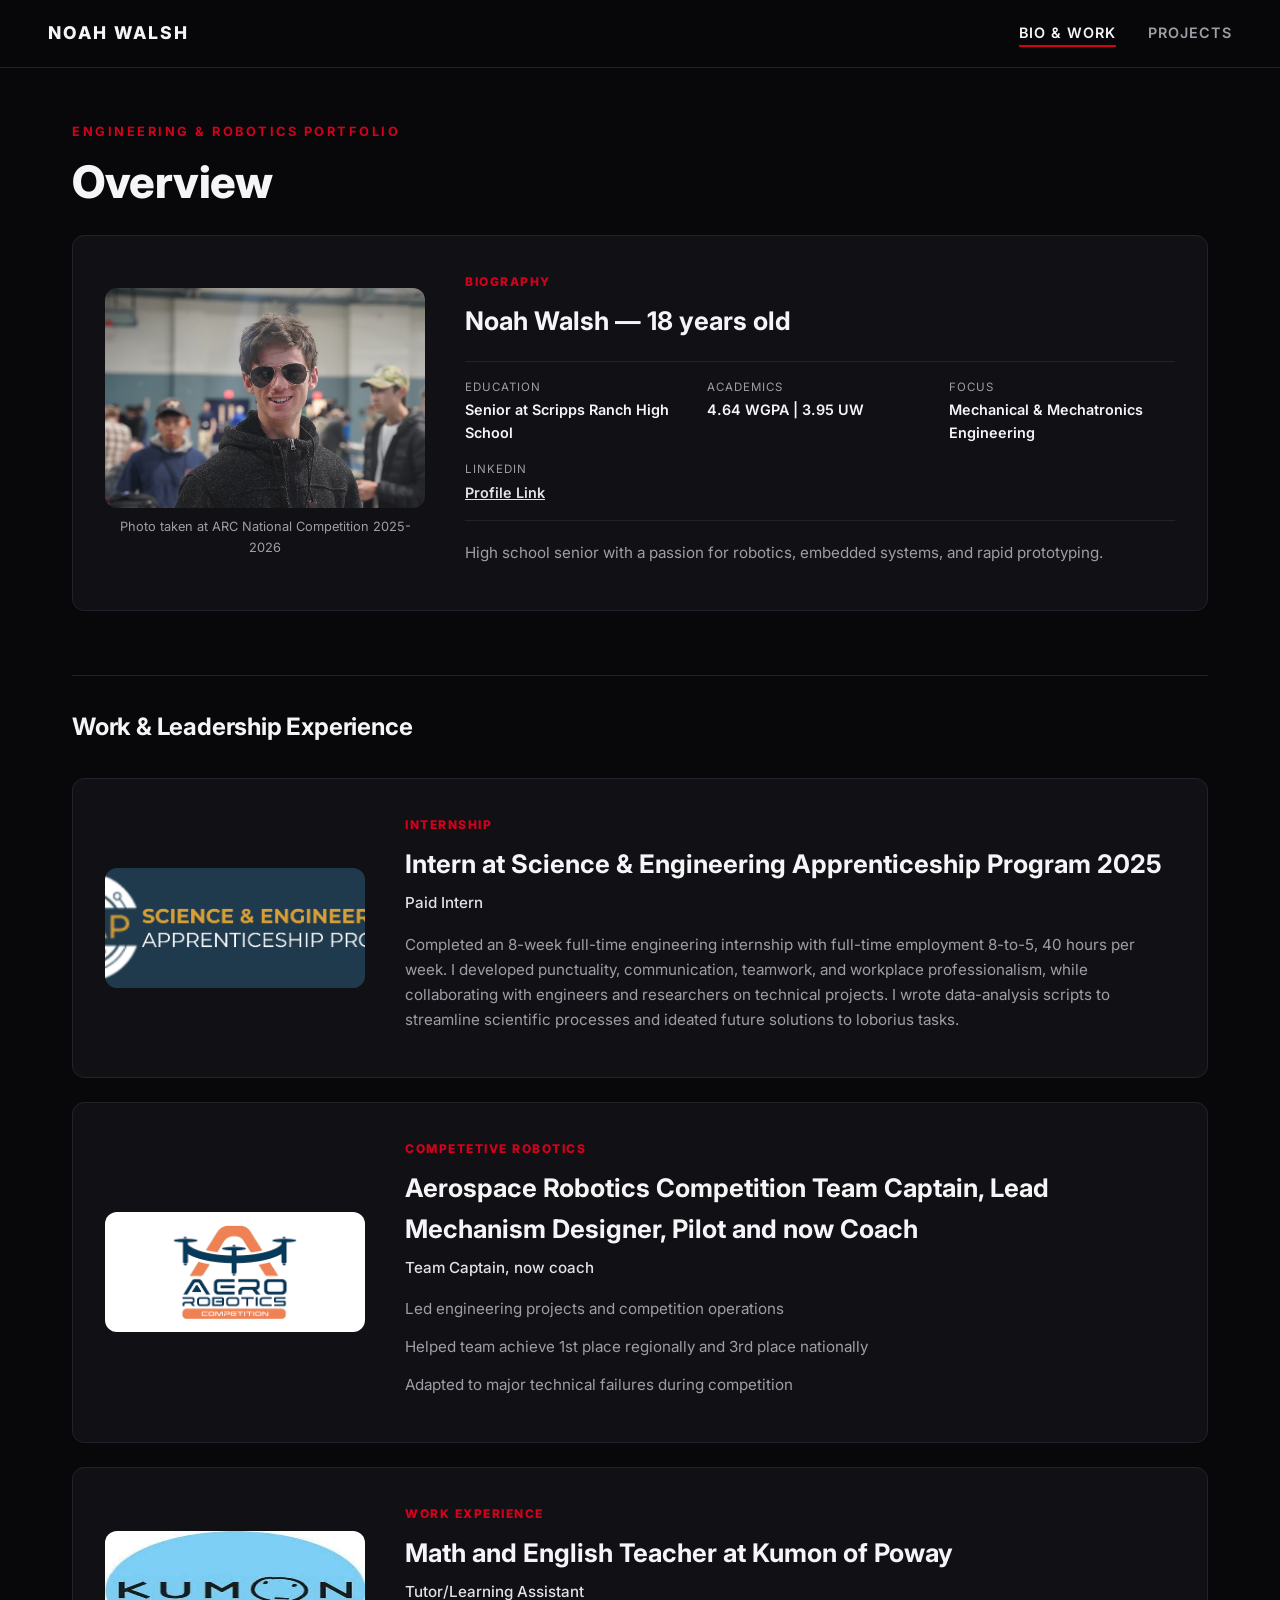
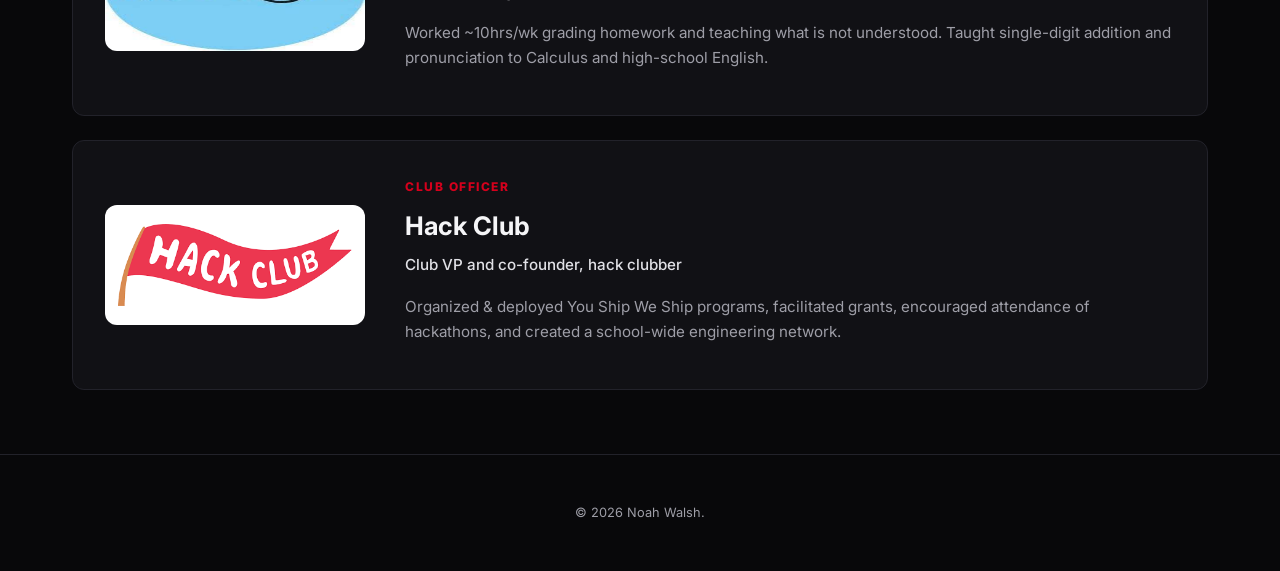
<file: index.html>
<!DOCTYPE html>
<html lang="en">
<head>
  <meta charset="UTF-8">
  <meta name="viewport" content="width=device-width, initial-scale=1.0">
  <title>Noah Walsh - Bio & Work</title>
  <link rel="preconnect" href="https://fonts.googleapis.com">
  <link rel="preconnect" href="https://fonts.gstatic.com" crossorigin>
  <link href="https://fonts.googleapis.com/css2?family=Inter:wght@300;400;600;700;800&display=swap" rel="stylesheet">
  <link rel="stylesheet" href="style.css">
</head>
<body>

  <nav class="navbar">
    <div class="logo">NOAH WALSH</div>
    <ul class="nav-links">
      <li><a href="index.html" class="active">Bio & Work</a></li>
      <li><a href="projects.html">Projects</a></li>
    </ul>
  </nav>

  <header class="hero-section">
    <p class="hero-subtitle">ENGINEERING & ROBOTICS PORTFOLIO</p>
    <h1 class="hero-title">Overview</h1>
  </header>

  <main class="container">

    <section class="card showcase-card">
      <div class="card-media">
        <img src="images/me.png" alt="Noah Walsh" class="profile-photo-uncut">
        <p class="media-caption">Photo taken at ARC National Competition 2025-2026</p>
      </div>

      <div class="card-content">
        <span class="badge">BIOGRAPHY</span>
        <h2 class="card-heading">Noah Walsh — 18 years old</h2>
        
        <div class="bio-stats">
          <div class="stat-item">
            <span class="stat-label">Education</span>
            <span class="stat-value">Senior at Scripps Ranch High School</span>
          </div>
          <div class="stat-item">
            <span class="stat-label">Academics</span>
            <span class="stat-value">4.64 WGPA | 3.95 UW</span>
          </div>
          <div class="stat-item">
            <span class="stat-label">Focus</span>
            <span class="stat-value">Mechanical & Mechatronics Engineering</span>
          </div>
          <div class="stat-item">
            <span class="stat-label">LinkedIn</span>
            <span class="stat-value"><a href="https://www.linkedin.com/in/noah-walsh-9766593a2/" target="_blank" style="color: var(--accent-silver); text-decoration: underline;">Profile Link</a></span>
          </div>
        </div>

        <div class="card-text">
          <p>High school senior with a passion for robotics, embedded systems, and rapid prototyping.</p>
        </div>
      </div>
    </section>

    <div class="section-divider">
      <h2>Work & Leadership Experience</h2>
    </div>

    <div class="experience-grid">

      <article class="card work-card">
        <div class="card-media">
          <img src="images/SEAP.png" alt="Intern at Science & Engineering Apprenticeship Program 2025" class="logo-uncut">
        </div>
        <div class="card-content">
          <span class="badge">INTERNSHIP</span>
          <h3 class="card-heading">Intern at Science & Engineering Apprenticeship Program 2025</h3>
          <p class="role-title">Paid Intern</p>
          <div class="card-text">
            <p>Completed an 8-week full-time engineering internship with full-time employment 8-to-5, 40 hours per week. I developed punctuality, communication, teamwork, and workplace professionalism, while collaborating with engineers and researchers on technical projects. I wrote data-analysis scripts to streamline scientific processes and ideated future solutions to loborius tasks.</p>
          </div>
        </div>
      </article>

      <article class="card work-card">
        <div class="card-media">
          <img src="images/ARC.png" alt="Aerospace Robotics Competition Team Captain, Lead Mechanism Designer, Pilot and now Coach" class="logo-uncut">
        </div>
        <div class="card-content">
          <span class="badge">COMPETETIVE ROBOTICS</span>
          <h3 class="card-heading">Aerospace Robotics Competition Team Captain, Lead Mechanism Designer, Pilot and now Coach</h3>
          <p class="role-title">Team Captain, now coach</p>
          <div class="card-text">
            <p>Led engineering projects and competition operations</p>
            <p>Helped team achieve 1st place regionally and 3rd place nationally</p>
            <p>Adapted to major technical failures during competition</p>
          </div>
        </div>
      </article>

      <article class="card work-card">
        <div class="card-media">
          <img src="images/KT.png" alt="Math and English Teacher at Kumon of Poway" class="logo-uncut">
        </div>
        <div class="card-content">
          <span class="badge">WORK EXPERIENCE</span>
          <h3 class="card-heading">Math and English Teacher at Kumon of Poway</h3>
          <p class="role-title">Tutor/Learning Assistant</p>
          <div class="card-text">
            <p>Worked ~10hrs/wk grading homework and teaching what is not understood. Taught single-digit addition and pronunciation to Calculus and high-school English.</p>
          </div>
        </div>
      </article>

      <article class="card work-card">
        <div class="card-media">
          <img src="images/HC.png" alt="Hack Club" class="logo-uncut">
        </div>
        <div class="card-content">
          <span class="badge">CLUB OFFICER</span>
          <h3 class="card-heading">Hack Club</h3>
          <p class="role-title">Club VP and co-founder, hack clubber</p>
          <div class="card-text">
            <p>Organized & deployed You Ship We Ship programs, facilitated grants, encouraged attendance of hackathons, and created a school-wide engineering network.</p>
          </div>
        </div>
      </article>

    </div>

  </main>

  <footer class="site-footer">
    <p>© 2026 Noah Walsh.</p>
  </footer>

</body>
</html>
</file>
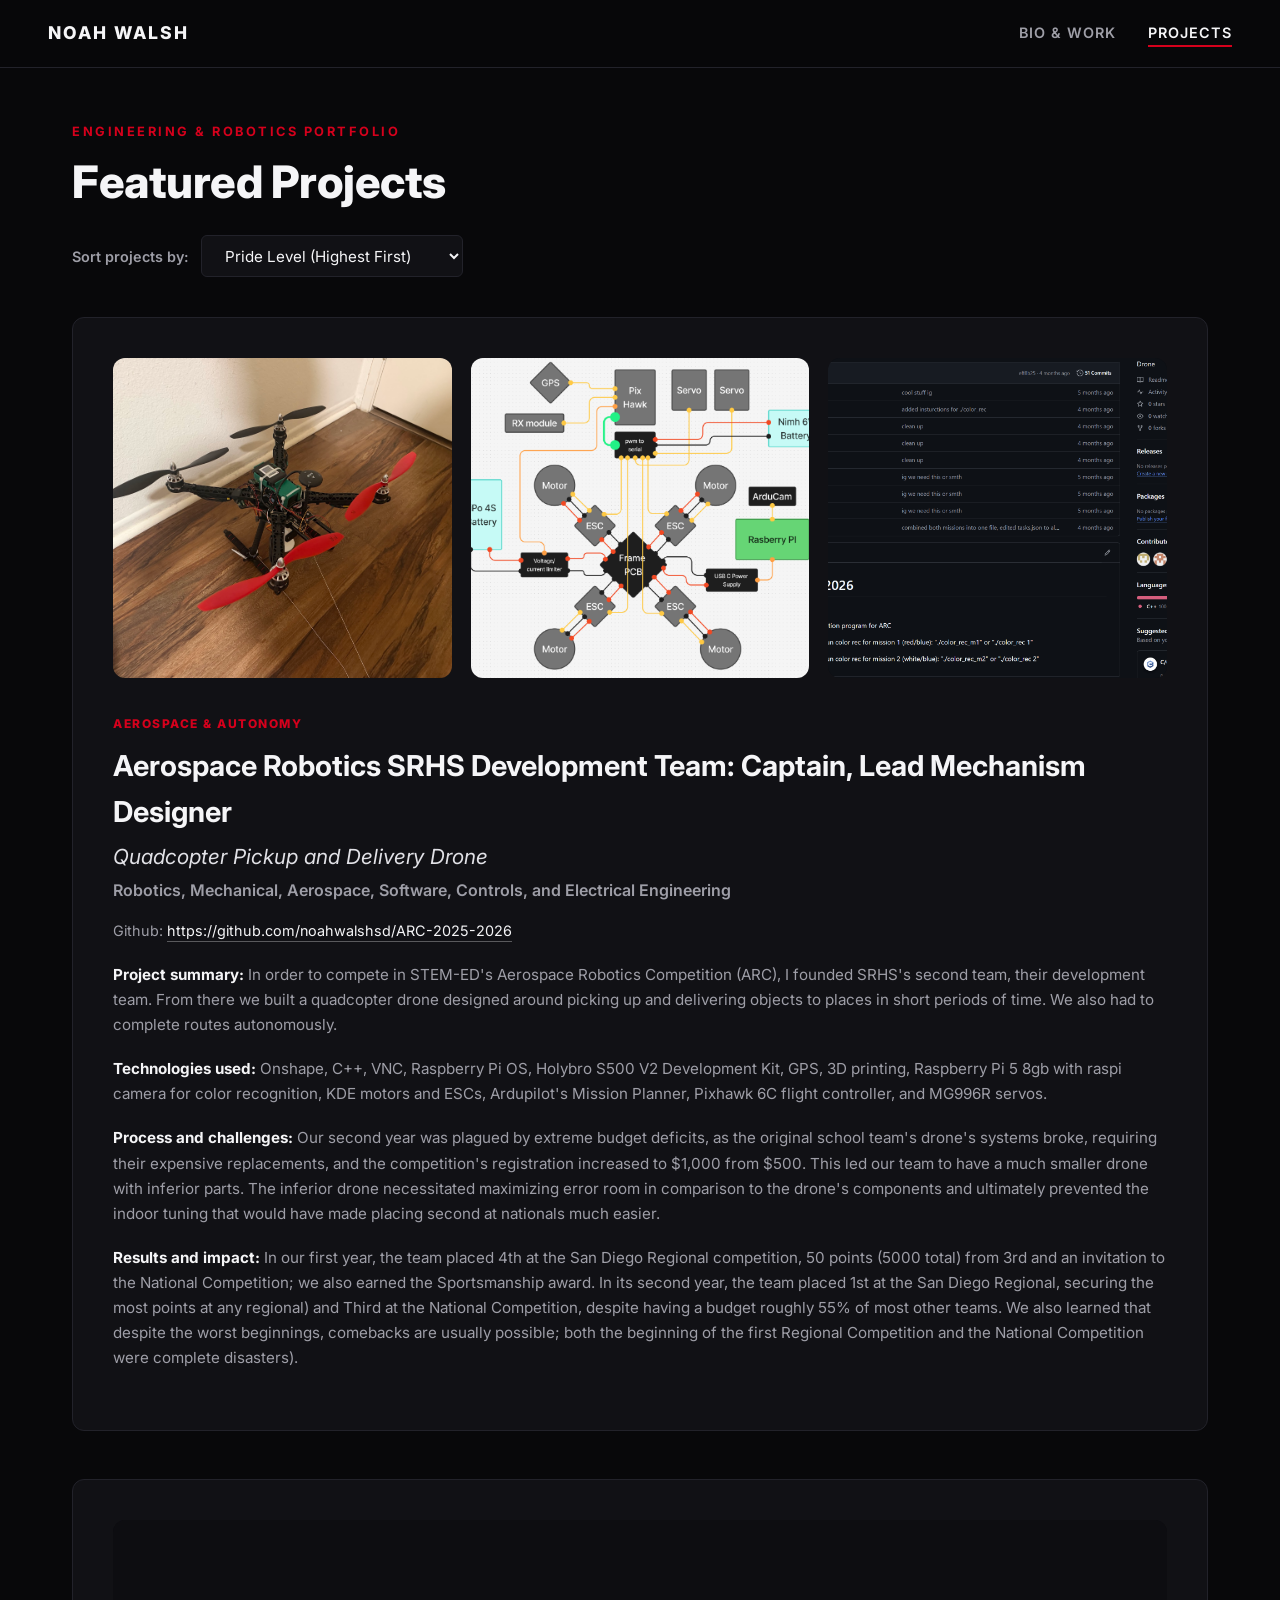
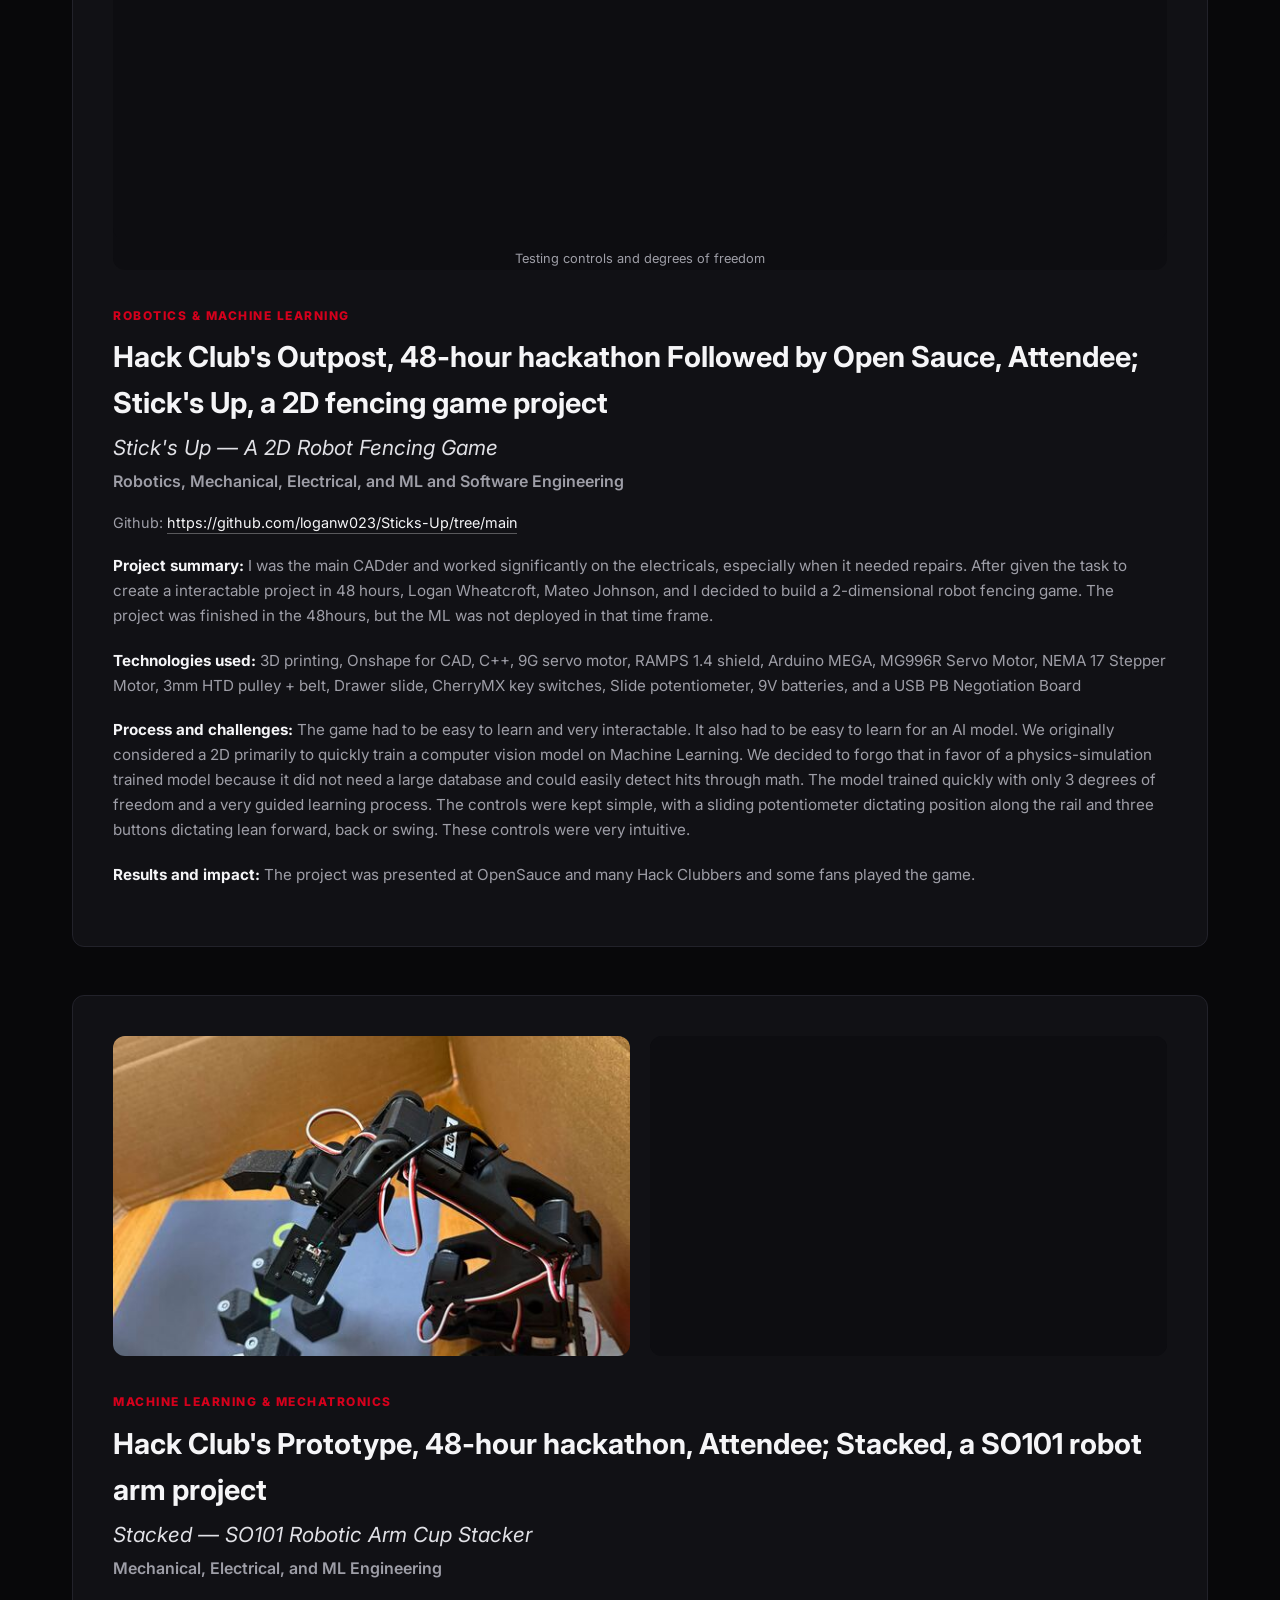
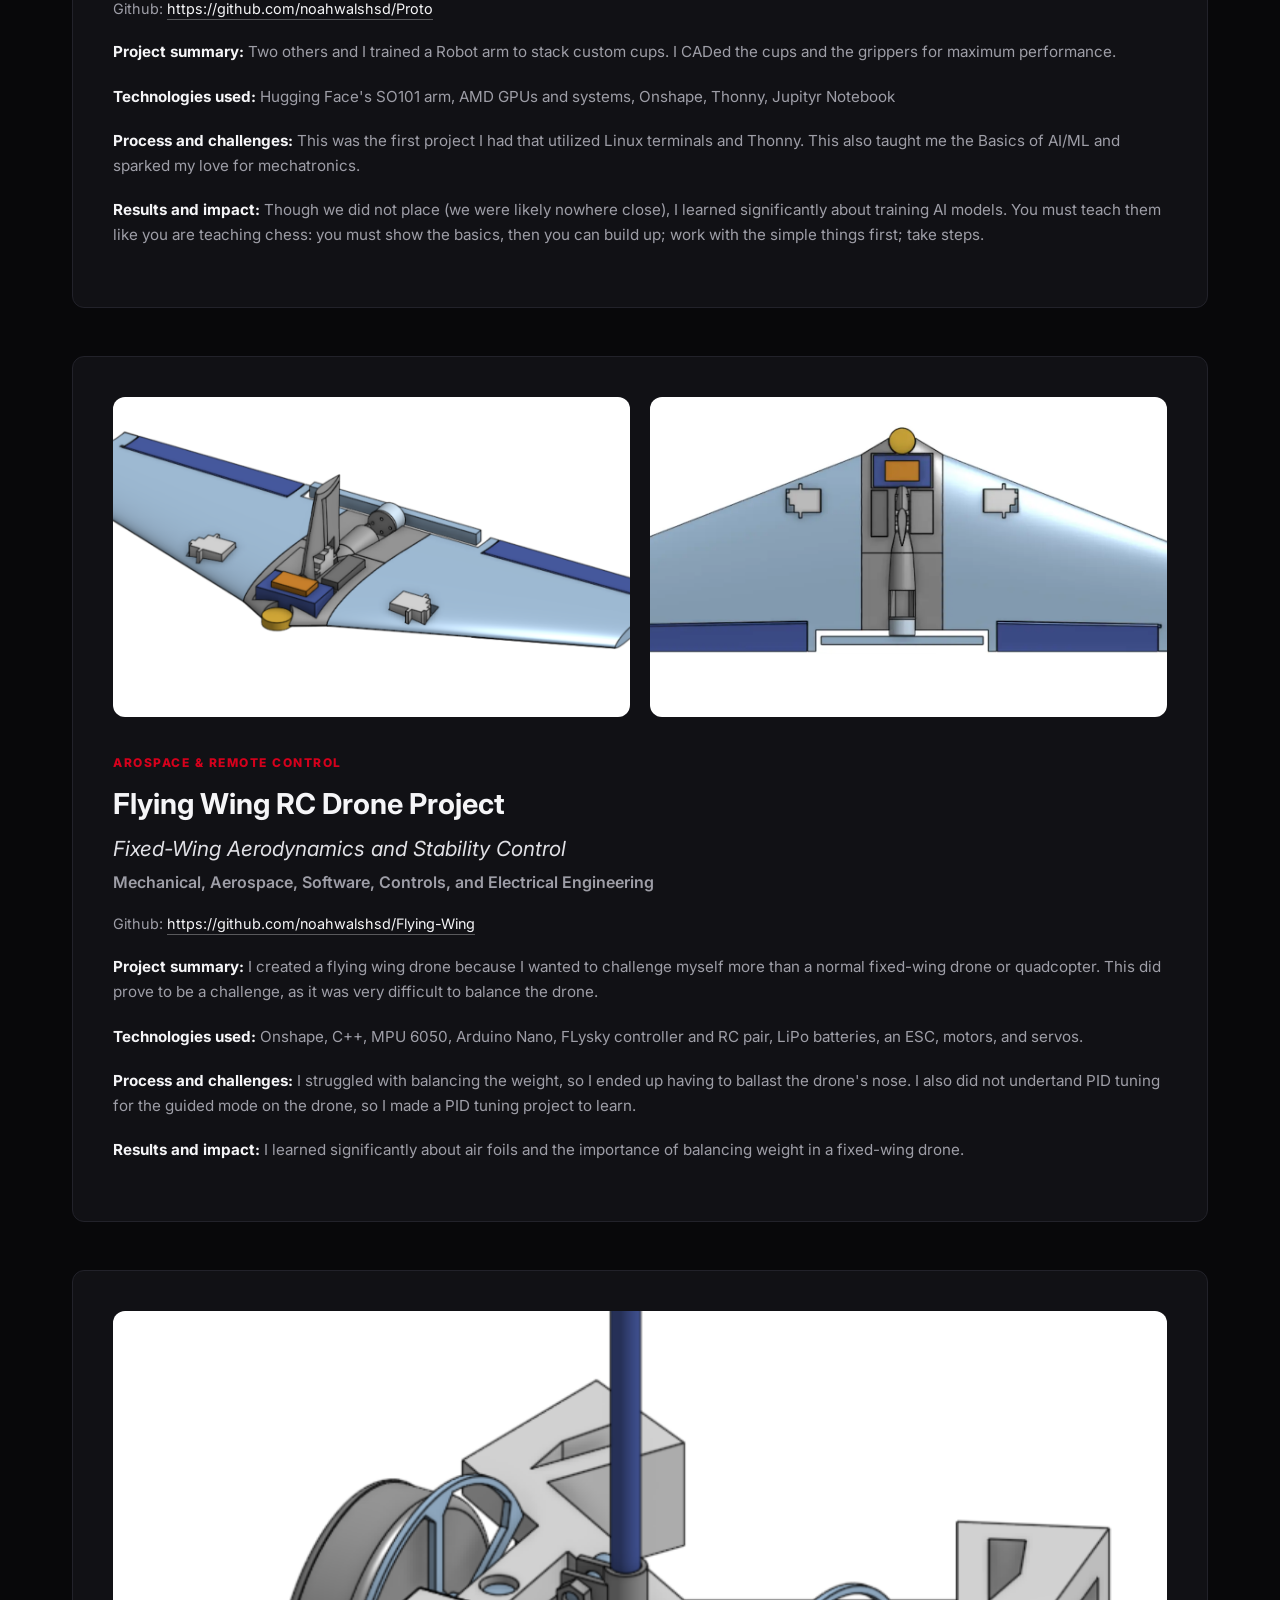
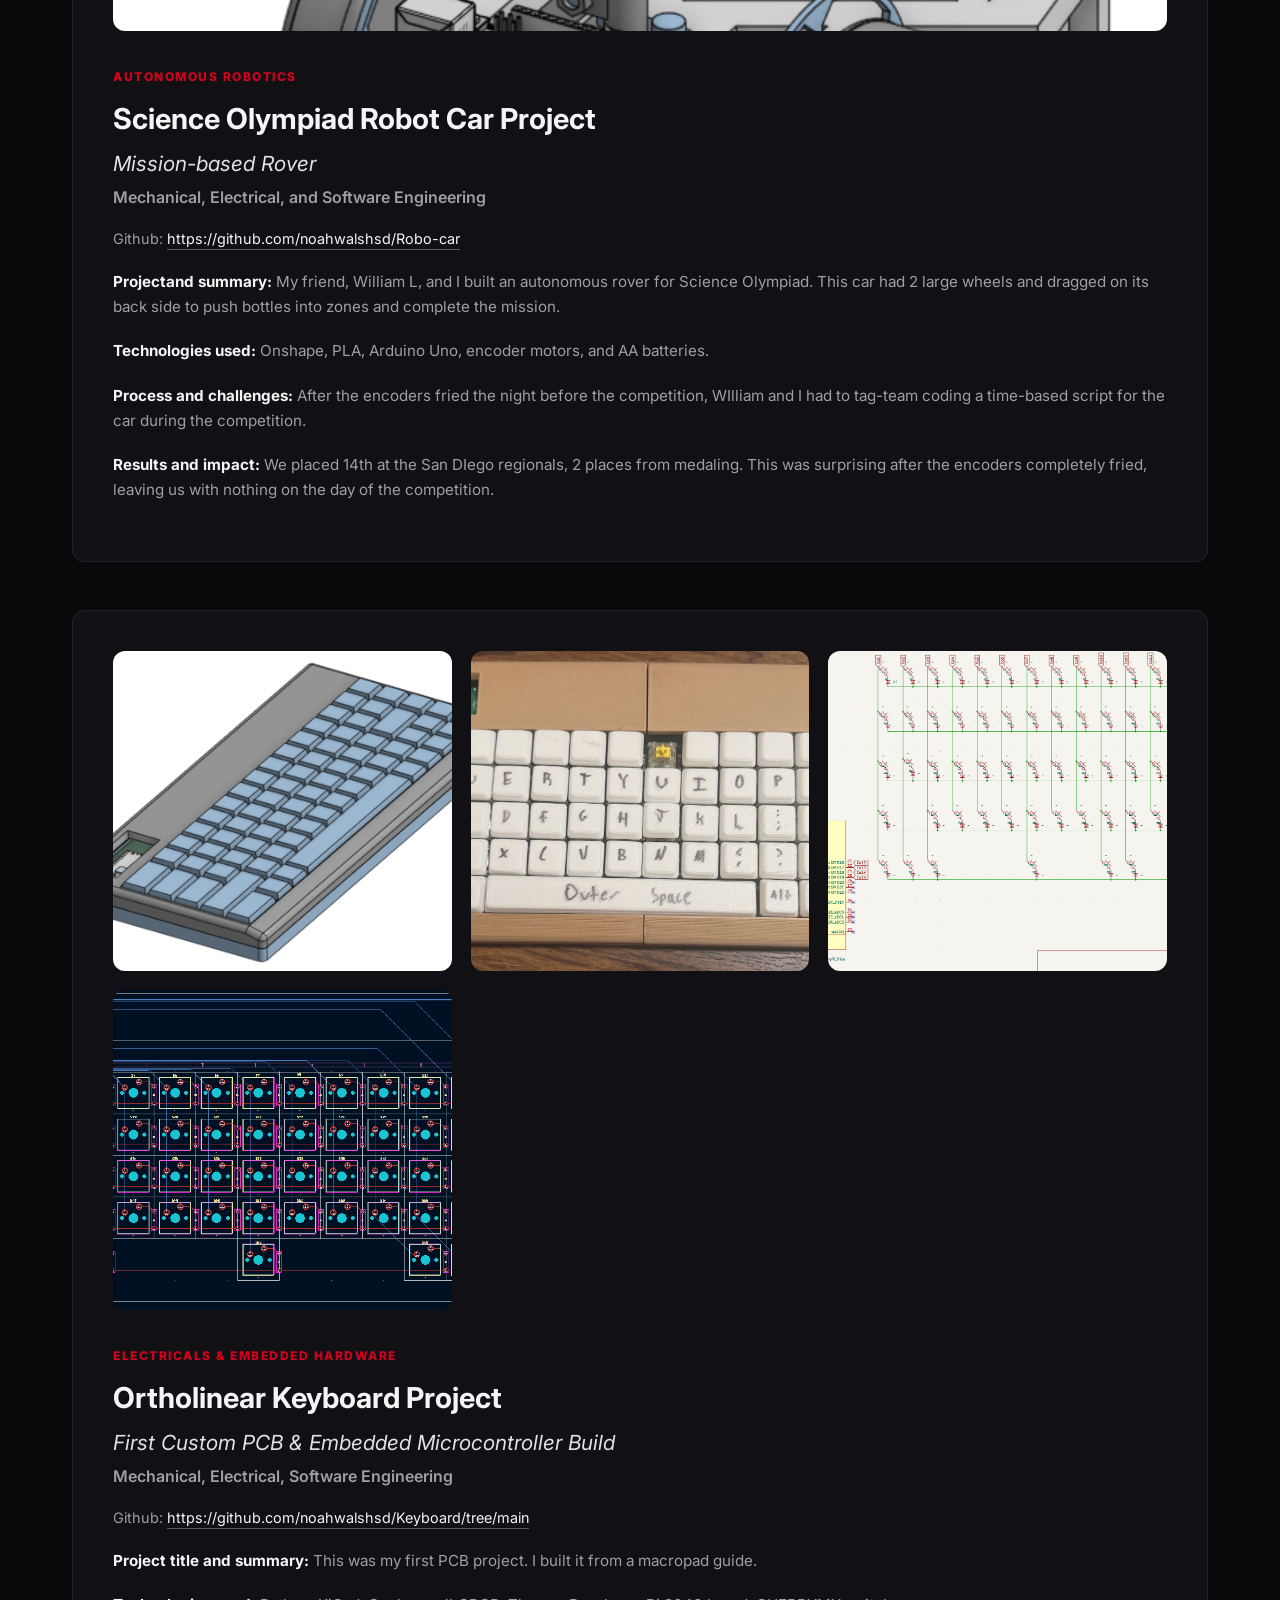
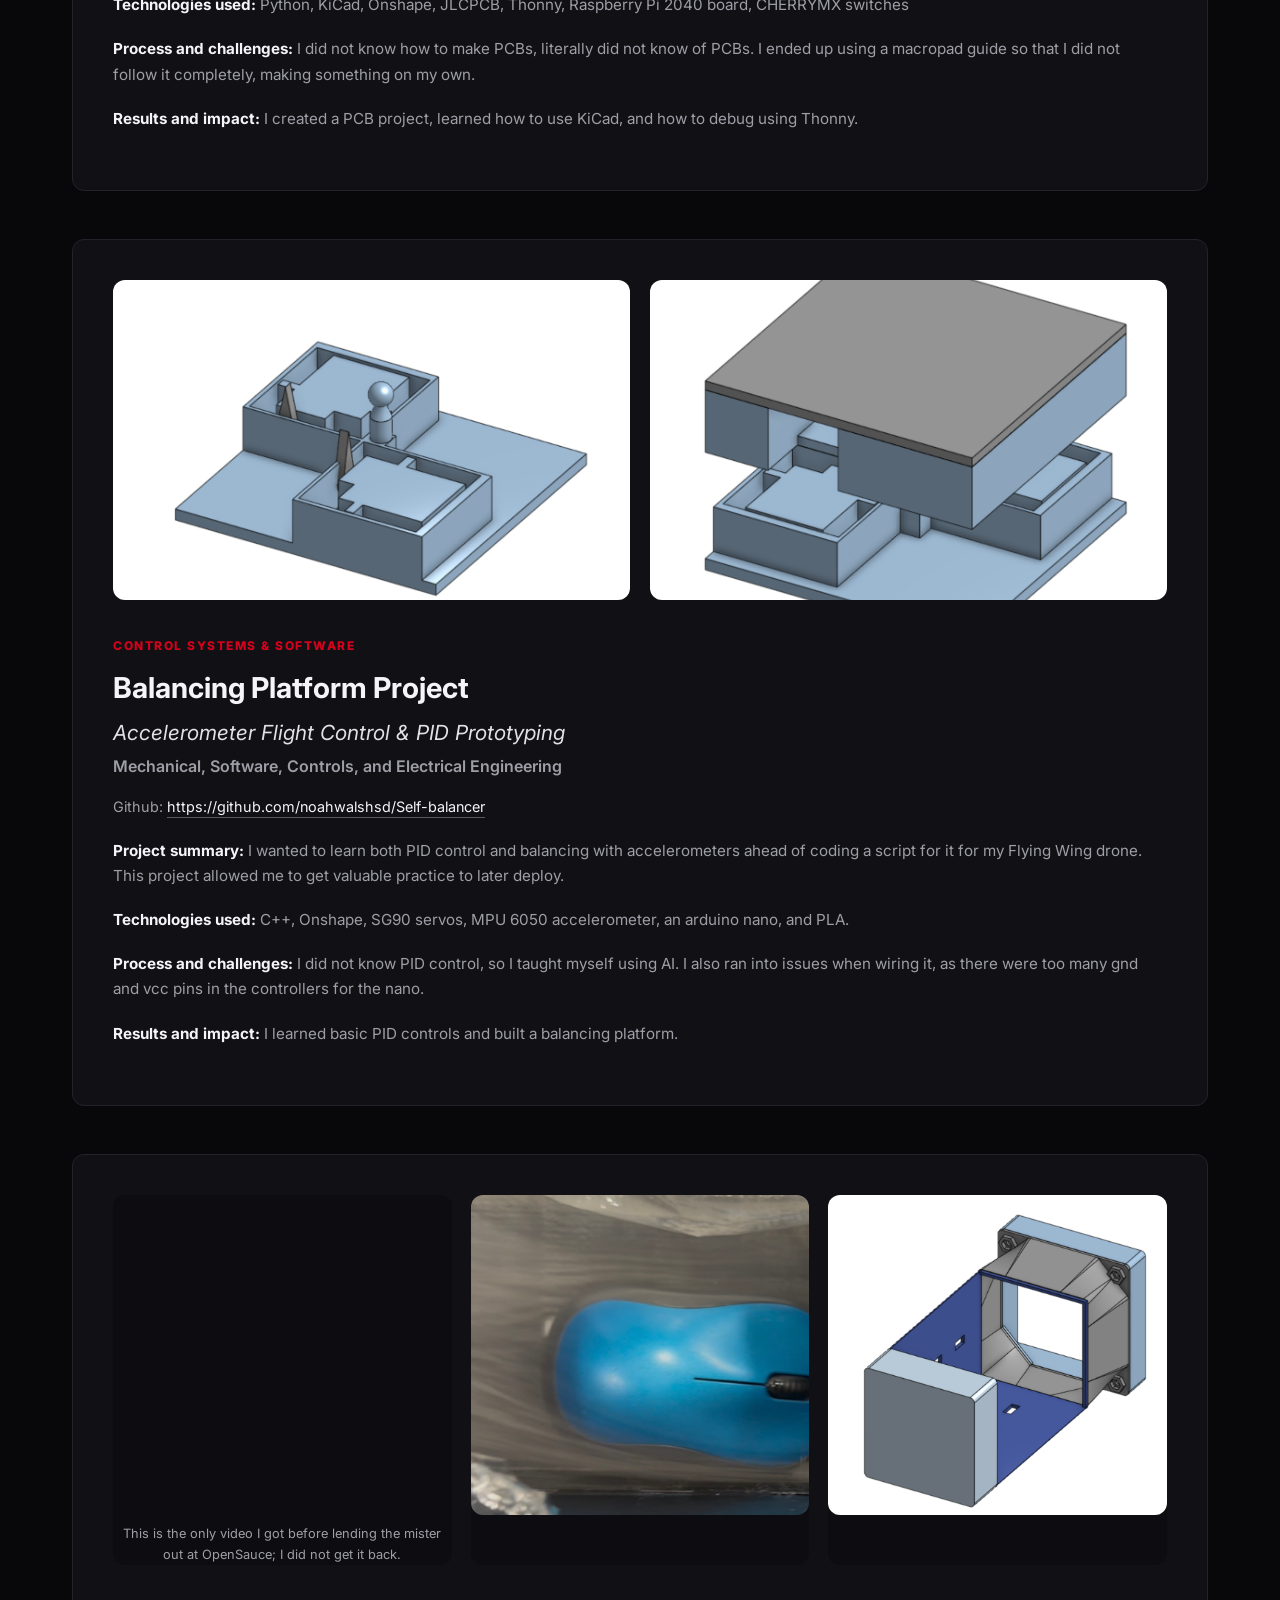
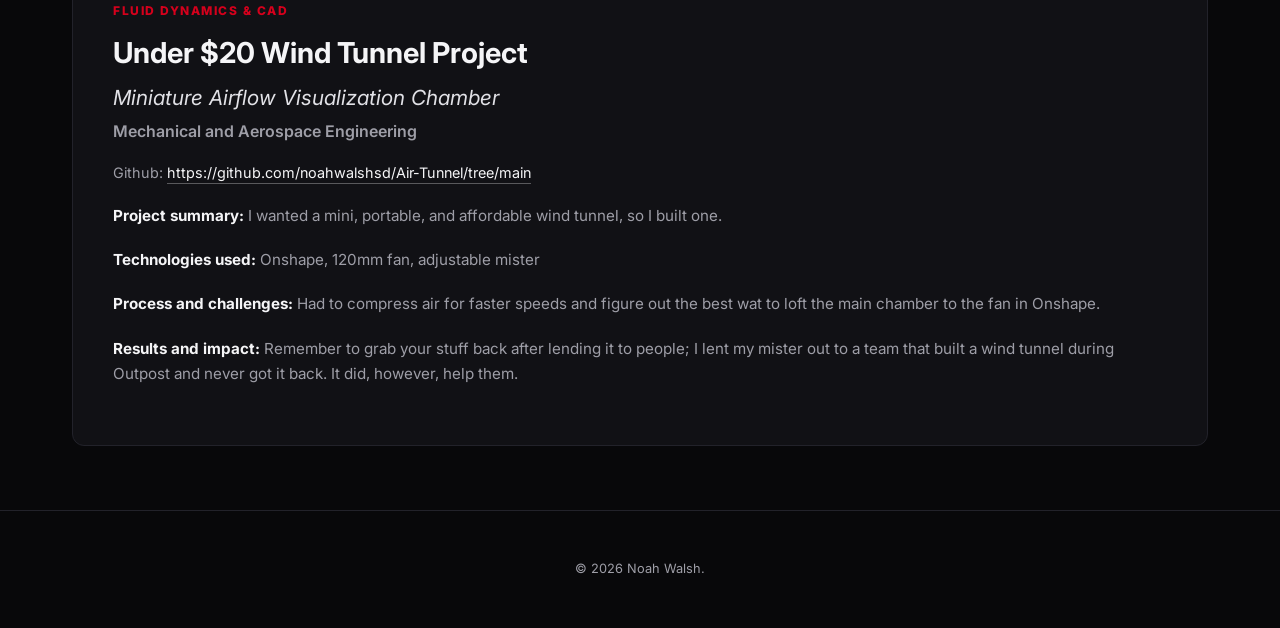
<file: projects.html>
<!DOCTYPE html>
<html lang="en">
<head>
  <meta charset="UTF-8">
  <meta name="viewport" content="width=device-width, initial-scale=1.0">
  <title>Noah Walsh - Projects</title>
  <link rel="preconnect" href="https://fonts.googleapis.com">
  <link rel="preconnect" href="https://fonts.gstatic.com" crossorigin>
  <link href="https://fonts.googleapis.com/css2?family=Inter:wght@300;400;600;700;800&display=swap" rel="stylesheet">
  <link rel="stylesheet" href="style.css">
</head>
<body>

  <nav class="navbar">
    <div class="logo">NOAH WALSH</div>
    <ul class="nav-links">
      <li><a href="index.html">Bio & Work</a></li>
      <li><a href="projects.html" class="active">Projects</a></li>
    </ul>
  </nav>

  <header class="hero-section">
    <p class="hero-subtitle">ENGINEERING & ROBOTICS PORTFOLIO</p>
    <h1 class="hero-title">Featured Projects</h1>
  </header>

  <main class="container">

    <div class="controls">
      <label for="sort-select">Sort projects by: </label>
      <select id="sort-select">
        <option value="pride">Pride Level (Highest First)</option>
        <option value="date">Creation Date (Newest First)</option>
      </select>
    </div>

    <div id="projects-container" class="projects-grid">
      <article class="card project-card" data-date="" data-pride="2">
        <div class="media-layout single">
<div class="media-main">
            <iframe src="https://www.youtube.com/embed/ImYCyPfYhdE" title="Project Video" allowfullscreen></iframe>
            <p class="media-caption">Testing controls and degrees of freedom</p>
          </div>
        </div>
        <span class="badge">ROBOTICS & MACHINE LEARNING</span>
        <h2 class="project-header-1">Hack Club's Outpost, 48-hour hackathon Followed by Open Sauce, Attendee; 

Stick's Up, a 2D fencing game project</h2>
        <h3 class="project-header-2"><em>Stick's Up — A 2D Robot Fencing Game</em></h3>
        <h4 class="project-header-3">Robotics, Mechanical, Electrical, and ML and Software Engineering</h4>
        <p class="github-link">Github: <a href="https://github.com/loganw023/Sticks-Up/tree/main" target="_blank">https://github.com/loganw023/Sticks-Up/tree/main</a></p>

        <div class="project-body">
          <p><strong>Project summary:</strong> I was the main CADder and worked significantly on the electricals, especially when it needed repairs. After given the task to create a interactable project in 48 hours, Logan Wheatcroft, Mateo Johnson, and I decided to build a 2-dimensional robot fencing game. The project was finished in the 48hours, but the ML was not deployed in that time frame.</p>
          <p><strong>Technologies used:</strong> 3D printing, Onshape for CAD, C++, 9G servo motor, RAMPS 1.4 shield, Arduino MEGA, MG996R Servo Motor, NEMA 17 Stepper Motor, 3mm HTD pulley + belt, Drawer slide, CherryMX key switches, Slide potentiometer, 9V batteries, and a USB PB Negotiation Board</p>
          <p><strong>Process and challenges:</strong> The game had to be easy to learn and very interactable. It also had to be easy to learn for an AI model. We originally considered a 2D primarily to quickly train a computer vision model on Machine Learning. We decided to forgo that in favor of a physics-simulation trained model because it did not need a large database and could easily detect hits through math. The model trained quickly with only 3 degrees of freedom and a very guided learning process. The controls were kept simple, with a sliding potentiometer dictating position along the rail and three buttons dictating lean forward, back or swing. These controls were very intuitive.</p>
          <p><strong>Results and impact:</strong> The project was presented at OpenSauce and many Hack Clubbers and some fans played the game.</p>
        </div>
      </article>

      <article class="card project-card" data-date="" data-pride="1">
        <div class="media-grid-2x2">
<div class="media-main">
            <img src="images/ARC%201.jpg" alt="Project Media">
            
          </div>
<div class="media-main">
            <img src="images/ARC%202.png" alt="Project Media">
            
          </div>
<div class="media-main">
            <img src="images/ARC%203.png" alt="Project Media">
            
          </div>
        </div>
        <span class="badge">AEROSPACE & AUTONOMY</span>
        <h2 class="project-header-1">Aerospace Robotics SRHS Development Team: Captain, Lead Mechanism Designer</h2>
        <h3 class="project-header-2"><em>Quadcopter Pickup and Delivery Drone</em></h3>
        <h4 class="project-header-3">Robotics, Mechanical, Aerospace, Software, Controls, and Electrical Engineering</h4>
        <p class="github-link">Github: <a href="https://github.com/noahwalshsd/ARC-2025-2026" target="_blank">https://github.com/noahwalshsd/ARC-2025-2026</a></p>

        <div class="project-body">
          <p><strong>Project summary:</strong> In order to compete in STEM-ED's Aerospace Robotics Competition (ARC), I founded SRHS's second team, their development team. From there we built a quadcopter drone designed around picking up and delivering objects to places in short periods of time. We also had to complete routes autonomously.</p>
          <p><strong>Technologies used:</strong> Onshape, C++, VNC, Raspberry Pi OS, Holybro S500 V2 Development Kit, GPS, 3D printing, Raspberry Pi 5 8gb with raspi camera for color recognition, KDE motors and ESCs, Ardupilot's Mission Planner, Pixhawk 6C flight controller, and MG996R servos.</p>
          <p><strong>Process and challenges:</strong> Our second year was plagued by extreme budget deficits, as the original school team's drone's systems broke, requiring their expensive replacements, and the competition's registration increased to $1,000 from $500.  This led our team to have a much smaller drone with inferior parts. The inferior drone necessitated maximizing error room in comparison to the drone's components and ultimately prevented the indoor tuning that would have made placing second at nationals much easier.</p>
          <p><strong>Results and impact:</strong> In our first year, the team placed 4th at the San Diego Regional competition, 50 points (5000 total) from 3rd and an invitation to the National Competition; we also earned the Sportsmanship award. In its second year, the team placed 1st at the San Diego Regional, securing the most points at any regional) and Third at the National Competition, despite having a budget roughly 55% of most other teams. We also learned that despite the worst beginnings, comebacks are usually possible; both the beginning of the first Regional Competition and the National Competition were complete disasters).</p>
        </div>
      </article>

      <article class="card project-card" data-date="" data-pride="3">
        <div class="media-grid-2x2">
<div class="media-main">
            <img src="images/Arm%201.png" alt="Project Media">
            
          </div>
<div class="media-main">
            <iframe src="https://www.youtube.com/embed/po0gLzeUUdQ" title="Project Video" allowfullscreen></iframe>
            
          </div>
        </div>
        <span class="badge">MACHINE LEARNING & MECHATRONICS</span>
        <h2 class="project-header-1">Hack Club's Prototype, 48-hour hackathon, Attendee; Stacked, a SO101 robot arm project</h2>
        <h3 class="project-header-2"><em>Stacked — SO101 Robotic Arm Cup Stacker</em></h3>
        <h4 class="project-header-3">Mechanical, Electrical, and ML Engineering</h4>
        <p class="github-link">Github: <a href="https://github.com/noahwalshsd/Proto" target="_blank">https://github.com/noahwalshsd/Proto</a></p>

        <div class="project-body">
          <p><strong>Project summary:</strong> Two others and I trained a Robot arm to stack custom cups. I CADed the cups and the grippers for maximum performance.</p>
          <p><strong>Technologies used:</strong> Hugging Face's SO101 arm, AMD GPUs and systems, Onshape, Thonny, Jupityr Notebook</p>
          <p><strong>Process and challenges:</strong> This was the first project I had that utilized Linux terminals and Thonny. This also taught me the Basics of AI/ML and sparked my love for mechatronics.</p>
          <p><strong>Results and impact:</strong> Though we did not place (we were likely nowhere close), I learned significantly about training AI models. You must teach them like you are teaching chess: you must show the basics, then you can build up; work with the simple things first; take steps.</p>
        </div>
      </article>

      <article class="card project-card" data-date="" data-pride="6">
        <div class="media-grid-2x2">
<div class="media-main">
            <img src="images/Keeb%201.png" alt="Project Media">
            
          </div>
<div class="media-main">
            <img src="images/Keeb%202.jpg" alt="Project Media">
            
          </div>
<div class="media-main">
            <img src="images/Keeb%203.png" alt="Project Media">
            
          </div>
<div class="media-main">
            <img src="images/Keeb%204.png" alt="Project Media">
            
          </div>
        </div>
        <span class="badge">ELECTRICALS & EMBEDDED HARDWARE</span>
        <h2 class="project-header-1">Ortholinear Keyboard Project</h2>
        <h3 class="project-header-2"><em>First Custom PCB & Embedded Microcontroller Build</em></h3>
        <h4 class="project-header-3">Mechanical, Electrical, Software Engineering</h4>
        <p class="github-link">Github: <a href="https://github.com/noahwalshsd/Keyboard/tree/main" target="_blank">https://github.com/noahwalshsd/Keyboard/tree/main</a></p>

        <div class="project-body">
          <p><strong>Project title and summary:</strong> This was my first PCB project. I built it from a macropad guide.</p>
          <p><strong>Technologies used:</strong> Python, KiCad, Onshape, JLCPCB, Thonny, Raspberry Pi 2040 board, CHERRYMX switches</p>
          <p><strong>Process and challenges:</strong> I did not know how to make PCBs, literally did not know of PCBs. I ended up using a macropad guide so that I did not follow it completely, making something on my own.</p>
          <p><strong>Results and impact:</strong> I created a PCB project, learned how to use KiCad, and how to debug using Thonny.</p>
        </div>
      </article>

      <article class="card project-card" data-date="" data-pride="8">
        <div class="media-grid-2x2">
<div class="media-main">
            <iframe src="https://www.youtube.com/embed/KcXnXO6OZ_8" title="Project Video" allowfullscreen></iframe>
            <p class="media-caption">This is the only video I got before lending the mister out at OpenSauce; I did not get it back.</p>
          </div>
<div class="media-main">
            <img src="images/Air%201.jpg" alt="Project Media">
            
          </div>
<div class="media-main">
            <img src="images/Air%202.png" alt="Project Media">
            
          </div>
        </div>
        <span class="badge">FLUID DYNAMICS & CAD</span>
        <h2 class="project-header-1">Under $20 Wind Tunnel Project</h2>
        <h3 class="project-header-2"><em>Miniature Airflow Visualization Chamber</em></h3>
        <h4 class="project-header-3">Mechanical and Aerospace Engineering</h4>
        <p class="github-link">Github: <a href="https://github.com/noahwalshsd/Air-Tunnel/tree/main" target="_blank">https://github.com/noahwalshsd/Air-Tunnel/tree/main</a></p>

        <div class="project-body">
          <p><strong>Project summary:</strong> I wanted a mini, portable, and affordable wind tunnel, so I built one.</p>
          <p><strong>Technologies used:</strong> Onshape, 120mm fan, adjustable mister</p>
          <p><strong>Process and challenges:</strong> Had to compress air for faster speeds and figure out the best wat to loft the main chamber to the fan in Onshape.</p>
          <p><strong>Results and impact:</strong> Remember to grab your stuff back after lending it to people; I lent my mister out to a team that built a wind tunnel during Outpost and never got it back. It did, however, help them.</p>
        </div>
      </article>

      <article class="card project-card" data-date="" data-pride="7">
        <div class="media-grid-2x2">
<div class="media-main">
            <img src="images/Balance%202.png" alt="Project Media">
            
          </div>
<div class="media-main">
            <img src="images/Balance%201.png" alt="Project Media">
            
          </div>
        </div>
        <span class="badge">CONTROL SYSTEMS & SOFTWARE</span>
        <h2 class="project-header-1">Balancing Platform Project</h2>
        <h3 class="project-header-2"><em>Accelerometer Flight Control & PID Prototyping</em></h3>
        <h4 class="project-header-3">Mechanical, Software, Controls, and Electrical Engineering</h4>
        <p class="github-link">Github: <a href="https://github.com/noahwalshsd/Self-balancer" target="_blank">https://github.com/noahwalshsd/Self-balancer</a></p>

        <div class="project-body">
          <p><strong>Project summary:</strong> I wanted to learn both PID control and balancing with accelerometers ahead of coding a script for it for my Flying Wing drone. This project allowed me to get valuable practice to later deploy.</p>
          <p><strong>Technologies used:</strong> C++, Onshape, SG90 servos, MPU 6050 accelerometer, an arduino nano, and PLA.</p>
          <p><strong>Process and challenges:</strong> I did not know PID control, so I taught myself using AI. I also ran into issues when wiring it, as there were too many gnd and vcc pins in the controllers for the nano.</p>
          <p><strong>Results and impact:</strong> I learned basic PID controls and built a balancing platform.</p>
        </div>
      </article>

      <article class="card project-card" data-date="" data-pride="4">
        <div class="media-grid-2x2">
<div class="media-main">
            <img src="images/Flight%201.png" alt="Project Media">
            
          </div>
<div class="media-main">
            <img src="images/Flight%202.png" alt="Project Media">
            
          </div>
        </div>
        <span class="badge">AROSPACE & REMOTE CONTROL</span>
        <h2 class="project-header-1">Flying Wing RC Drone Project</h2>
        <h3 class="project-header-2"><em>Fixed-Wing Aerodynamics and Stability Control</em></h3>
        <h4 class="project-header-3">Mechanical, Aerospace, Software, Controls, and Electrical Engineering</h4>
        <p class="github-link">Github: <a href="https://github.com/noahwalshsd/Flying-Wing" target="_blank">https://github.com/noahwalshsd/Flying-Wing</a></p>

        <div class="project-body">
          <p><strong>Project summary:</strong> I created a flying wing drone because I wanted to challenge myself more than a normal fixed-wing drone or quadcopter. This did prove to be a challenge, as it was very difficult to balance the drone.</p>
          <p><strong>Technologies used:</strong> Onshape, C++, MPU 6050, Arduino Nano, FLysky controller and RC pair, LiPo batteries, an ESC, motors, and servos.</p>
          <p><strong>Process and challenges:</strong> I struggled with balancing the weight, so I ended up having to ballast the drone's nose. I also did not undertand PID tuning for the guided mode on the drone, so I made a PID tuning project to learn.</p>
          <p><strong>Results and impact:</strong> I learned significantly about air foils and the importance of balancing weight in a fixed-wing drone.</p>
        </div>
      </article>

      <article class="card project-card" data-date="" data-pride="5">
        <div class="media-layout single">
<div class="media-main">
            <img src="images/Car%201.png" alt="Project Media">
            
          </div>
        </div>
        <span class="badge">AUTONOMOUS ROBOTICS</span>
        <h2 class="project-header-1">Science Olympiad Robot Car Project</h2>
        <h3 class="project-header-2"><em>Mission-based Rover</em></h3>
        <h4 class="project-header-3">Mechanical, Electrical, and Software Engineering</h4>
        <p class="github-link">Github: <a href="https://github.com/noahwalshsd/Robo-car" target="_blank">https://github.com/noahwalshsd/Robo-car</a></p>

        <div class="project-body">
          <p><strong>Projectand summary:</strong> My friend, William L, and I built an autonomous rover for Science Olympiad. This car had 2 large wheels and dragged on its back side to push bottles into zones and complete the mission.</p>
          <p><strong>Technologies used:</strong> Onshape, PLA, Arduino Uno, encoder motors, and AA batteries.</p>
          <p><strong>Process and challenges:</strong> After the encoders fried the night before the competition, WIlliam and I had to tag-team coding a time-based script for the car during the competition.</p>
          <p><strong>Results and impact:</strong> We placed 14th at the San DIego regionals, 2 places from medaling. This was surprising after the encoders completely fried, leaving us with nothing on the day of the competition.</p>
        </div>
      </article>
    </div>
  </main>

  <footer class="site-footer">
    <p>© 2026 Noah Walsh.</p>
  </footer>

  <script src="script.js"></script>
</body>
</html>
</file>
<file: style.css>
/* ==========================================================================
   UNIFIED PORSCHE / KOENIGSEGG INSPIRED THEME
   ========================================================================== */

:root {
  --bg-color: #08080a;
  --card-bg: #111115;
  --card-border: #22222a;
  --card-hover-border: #383845;
  
  --text-main: #f5f5f7;
  --text-muted: #9e9ea7;
  --accent-red: #d5001c;
  --accent-silver: #e1e1e6;
  
  --font-heading: 'Inter', -apple-system, BlinkMacSystemFont, sans-serif;
  --font-body: 'Inter', -apple-system, BlinkMacSystemFont, sans-serif;
}

* {
  box-sizing: border-box;
  margin: 0;
  padding: 0;
}

body {
  background-color: var(--bg-color);
  color: var(--text-main);
  font-family: var(--font-body);
  line-height: 1.6;
  padding-top: 90px;
  -webkit-font-smoothing: antialiased;
}

/* --- NAVIGATION --- */
.navbar {
  position: fixed;
  top: 0;
  left: 0;
  width: 100%;
  background-color: rgba(8, 8, 10, 0.85);
  backdrop-filter: blur(16px);
  -webkit-backdrop-filter: blur(16px);
  border-bottom: 1px solid var(--card-border);
  display: flex;
  justify-content: space-between;
  align-items: center;
  padding: 1.2rem 3rem;
  z-index: 1000;
}

.logo {
  font-size: 1.1rem;
  font-weight: 800;
  letter-spacing: 2px;
  color: var(--text-main);
  text-transform: uppercase;
}

.nav-links {
  list-style: none;
  display: flex;
  gap: 2rem;
}

.nav-links a {
  color: var(--text-muted);
  text-decoration: none;
  font-size: 0.9rem;
  font-weight: 600;
  text-transform: uppercase;
  letter-spacing: 1px;
  transition: color 0.25s ease;
}

.nav-links a:hover,
.nav-links a.active {
  color: var(--text-main);
}

.nav-links a.active {
  border-bottom: 2px solid var(--accent-red);
  padding-bottom: 4px;
}

/* --- HERO SECTION --- */
.hero-section {
  max-width: 1200px;
  margin: 2rem auto 1rem auto;
  padding: 0 2rem;
}

.hero-subtitle {
  font-size: 0.8rem;
  font-weight: 700;
  letter-spacing: 2.5px;
  color: var(--accent-red);
  text-transform: uppercase;
  margin-bottom: 0.3rem;
}

.hero-title {
  font-size: 2.8rem;
  font-weight: 800;
  letter-spacing: -0.5px;
  color: var(--text-main);
}

.section-divider {
  margin: 4rem 0 2rem 0;
  border-top: 1px solid var(--card-border);
  padding-top: 2rem;
}

.section-divider h2 {
  font-size: 1.5rem;
  font-weight: 700;
  letter-spacing: -0.2px;
  color: var(--text-main);
}

/* --- MAIN CONTAINER --- */
.container {
  max-width: 1200px;
  margin: 0 auto 4rem auto;
  padding: 0 2rem;
}

/* --- CONTROLS --- */
.controls {
  margin-bottom: 2.5rem;
  display: flex;
  align-items: center;
  gap: 12px;
}

.controls label {
  color: var(--text-muted);
  font-size: 0.9rem;
  font-weight: 600;
}

.controls select {
  padding: 0.6rem 1.2rem;
  background-color: var(--card-bg);
  color: var(--text-main);
  border: 1px solid var(--card-border);
  border-radius: 6px;
  font-family: var(--font-body);
  font-size: 0.95rem;
  outline: none;
  cursor: pointer;
  transition: border-color 0.2s ease;
}

.controls select:focus,
.controls select:hover {
  border-color: var(--card-hover-border);
}

/* --- CARDS & PANELS --- */
.card {
  background-color: var(--card-bg);
  border: 1px solid var(--card-border);
  border-radius: 12px;
  overflow: hidden;
  transition: border-color 0.3s ease;
}

.card:hover {
  border-color: var(--card-hover-border);
}

.showcase-card {
  display: grid;
  grid-template-columns: 320px 1fr;
  gap: 2.5rem;
  padding: 2rem;
  align-items: center;
}

.experience-grid {
  display: flex;
  flex-direction: column;
  gap: 1.5rem;
}

.work-card {
  display: grid;
  grid-template-columns: 260px 1fr;
  gap: 2.5rem;
  padding: 2rem;
  align-items: center;
}

.projects-grid {
  display: flex;
  flex-direction: column;
  gap: 3rem;
}

.project-card {
  padding: 2.5rem;
  width: 100%;
}

@media (max-width: 850px) {
  .showcase-card,
  .work-card {
    grid-template-columns: 1fr;
  }
}

/* --- MEDIA LAYOUTS & IMAGES --- */
.card-media {
  width: 100%;
  display: flex;
  flex-direction: column;
  align-items: center;
  justify-content: center;
}

.profile-photo-uncut {
  width: 100%;
  height: 220px;
  object-fit: cover;
  border-radius: 12px;
  display: block;
}

.logo-uncut {
  width: 100%;
  height: 120px;
  border-radius: 12px;
  display: block;
  box-sizing: border-box;
}

/* Specific Work Logo Adjustments */
.work-card img[alt*="Science"],
.work-card img[src*="SEAP"] {
  object-fit: cover;
  background-color: transparent;
}

.work-card img[alt*="Aerospace"],
.work-card img[src*="ARC"] {
  object-fit: contain;
  background-color: #ffffff;
  padding: 0.8rem;
}

.work-card img[alt*="Hack Club"],
.work-card img[src*="HC"] {
  object-fit: contain;
  background-color: #ffffff;
  padding: 0.8rem;
}

.media-layout.single {
  margin-bottom: 2rem;
}

.media-grid-2x2 {
  display: grid;
  grid-template-columns: repeat(auto-fit, minmax(280px, 1fr));
  gap: 1.2rem;
  margin-bottom: 2rem; /* Creates breathing room between the grid and the domain title */
}

/* Gives images a dark gray box if the path is broken while loading */
.media-main {
  background-color: #0d0d11;
  border-radius: 12px;
  display: flex;
  flex-direction: column;
}

.media-main iframe,
.media-main img {
  width: 100%;
  height: 320px;
  object-fit: cover;
  border-radius: 12px;
  border: none;
  background-color: #0d0d11;
  color: var(--text-muted); /* Styles broken image alt-text */
  text-align: center;
  line-height: 320px; /* Centers the alt text vertically if broken */
}

.media-caption {
  font-size: 0.8rem;
  color: var(--text-muted);
  margin-top: 0.6rem;
  text-align: center;
}

/* --- TYPOGRAPHY & RED BADGES --- */

/* This forcefully sets the Domain / Categories to red across all pages */
.badge {
  display: inline-block;
  font-size: 0.75rem;
  font-weight: 800;
  letter-spacing: 1.5px;
  color: var(--accent-red) !important;
  text-transform: uppercase;
  margin-bottom: 0.6rem;
}

.card-heading {
  font-size: 1.6rem;
  font-weight: 700;
  color: var(--text-main);
  margin-bottom: 0.4rem;
}

.role-title {
  font-size: 0.95rem;
  color: var(--accent-silver);
  font-weight: 500;
  margin-bottom: 1rem;
}

.card-text {
  color: var(--text-muted);
  font-size: 0.95rem;
  line-height: 1.65;
}

.card-text p {
  margin-bottom: 0.8rem;
}

.project-header-1 {
  font-size: 1.8rem;
  text-align: left;
  margin-bottom: 0.3rem;
  font-weight: 700;
  color: var(--text-main);
}

.project-header-2 {
  font-size: 1.3rem;
  text-align: left;
  font-style: italic;
  margin-bottom: 0.3rem;
  font-weight: 400;
  color: var(--accent-silver);
}

.project-header-3 {
  font-size: 1rem;
  text-align: left;
  margin-bottom: 1rem;
  font-weight: 600;
  color: var(--text-muted);
}

/* Creates beautiful spacing between paragraphs on the dense project page */
.project-body p {
  font-size: 0.95rem;
  line-height: 1.65;
  text-align: left;
  margin-bottom: 1.2rem;
  color: var(--text-muted);
}

.project-body strong {
  color: var(--text-main);
}

/* --- LINKS --- */
.github-link {
  color: var(--text-muted);
  font-size: 0.9rem;
  margin-bottom: 1.2rem;
}

.github-link a {
  color: var(--text-main);
  text-decoration: none;
  border-bottom: 1px solid rgba(255, 255, 255, 0.3);
  padding-bottom: 2px;
  transition: color 0.2s ease, border-color 0.2s ease;
}

.github-link a:hover {
  color: var(--accent-red);
  border-color: var(--accent-red);
}

/* --- STATS & LISTS --- */
.bio-stats {
  display: grid;
  grid-template-columns: repeat(auto-fit, minmax(180px, 1fr));
  gap: 1rem;
  margin: 1.2rem 0;
  padding: 1rem 0;
  border-top: 1px solid var(--card-border);
  border-bottom: 1px solid var(--card-border);
}

.stat-item {
  display: flex;
  flex-direction: column;
}

.stat-label {
  font-size: 0.72rem;
  text-transform: uppercase;
  letter-spacing: 1px;
  color: var(--text-muted);
}

.stat-value {
  font-size: 0.9rem;
  font-weight: 600;
  color: var(--text-main);
  margin-top: 2px;
}

.bullet-list {
  list-style-type: none;
  padding-left: 0;
}

.bullet-list li {
  position: relative;
  padding-left: 1.2rem;
  margin-bottom: 0.5rem;
}

.bullet-list li::before {
  content: "—";
  position: absolute;
  left: 0;
  color: var(--accent-red);
  font-weight: bold;
}

/* --- FOOTER --- */
.site-footer {
  text-align: center;
  padding: 3rem 1rem;
  border-top: 1px solid var(--card-border);
  color: var(--text-muted);
  font-size: 0.8rem;
}
</file>
